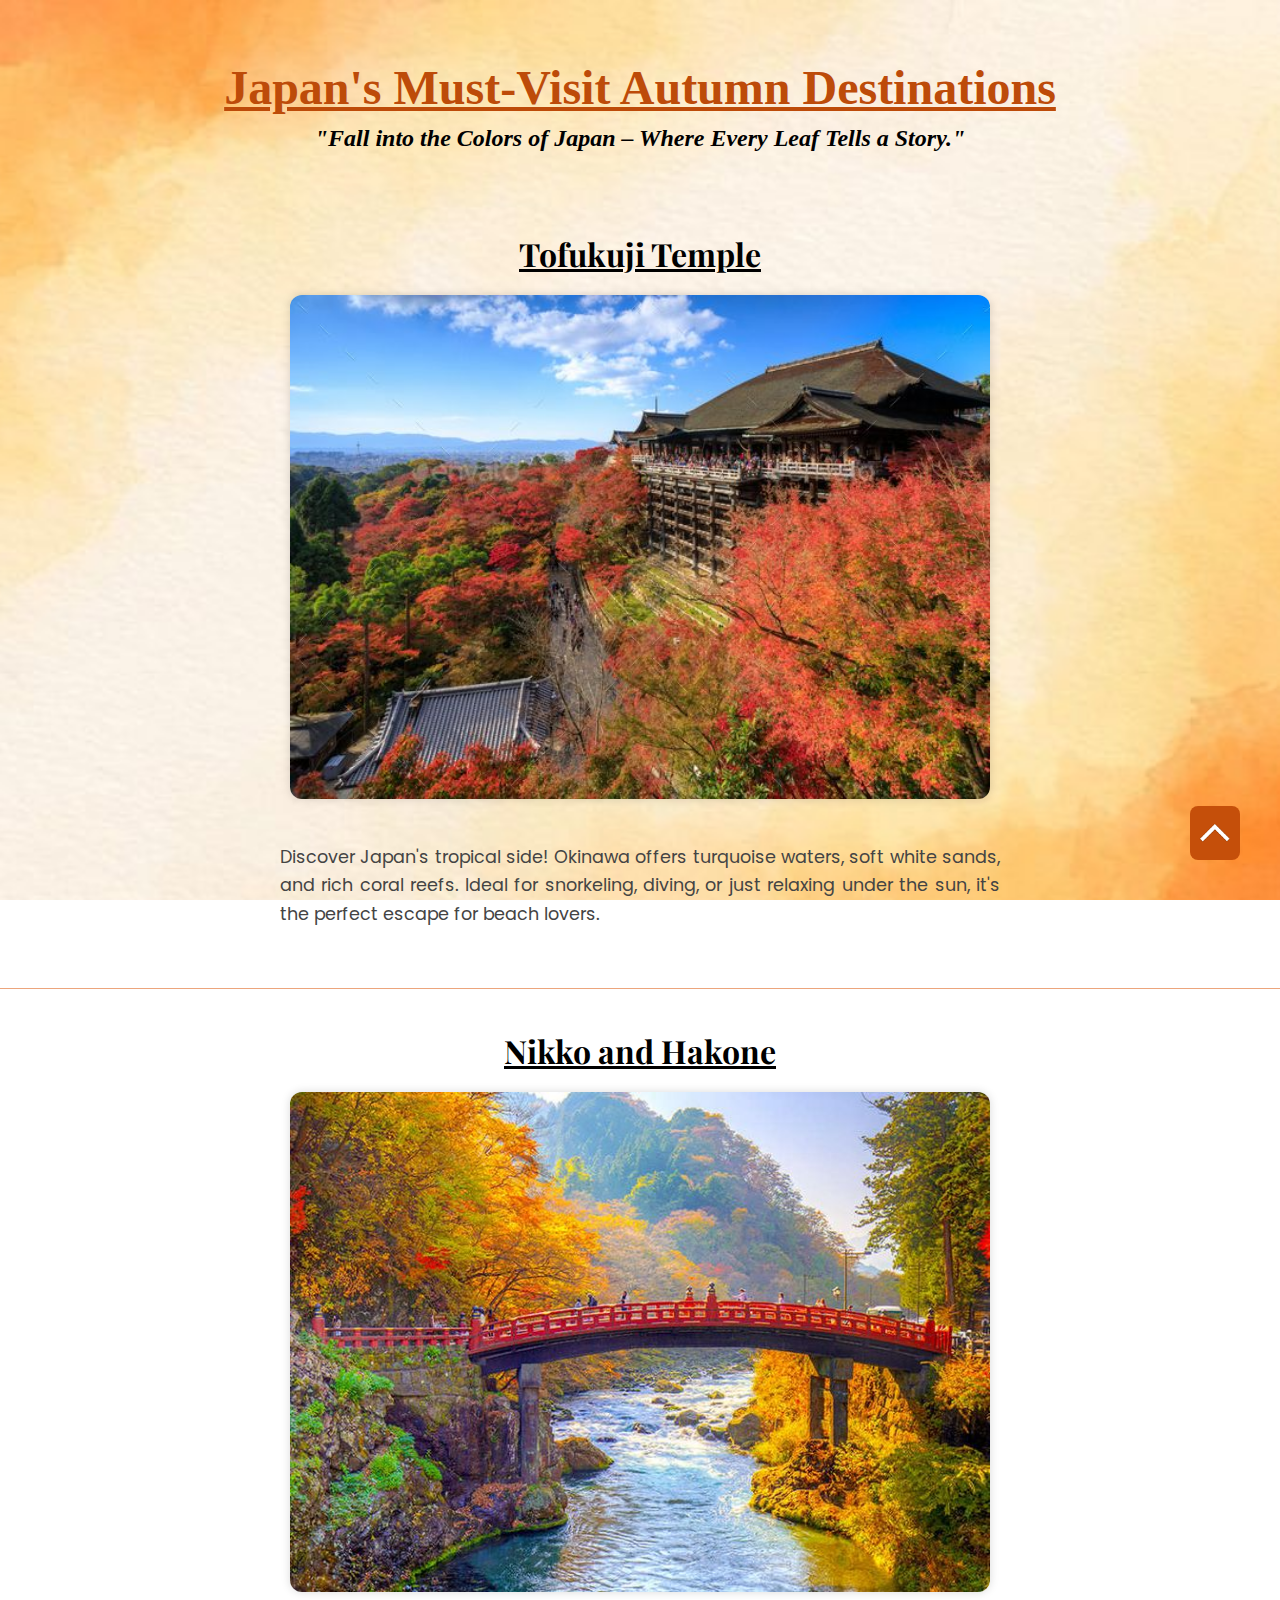
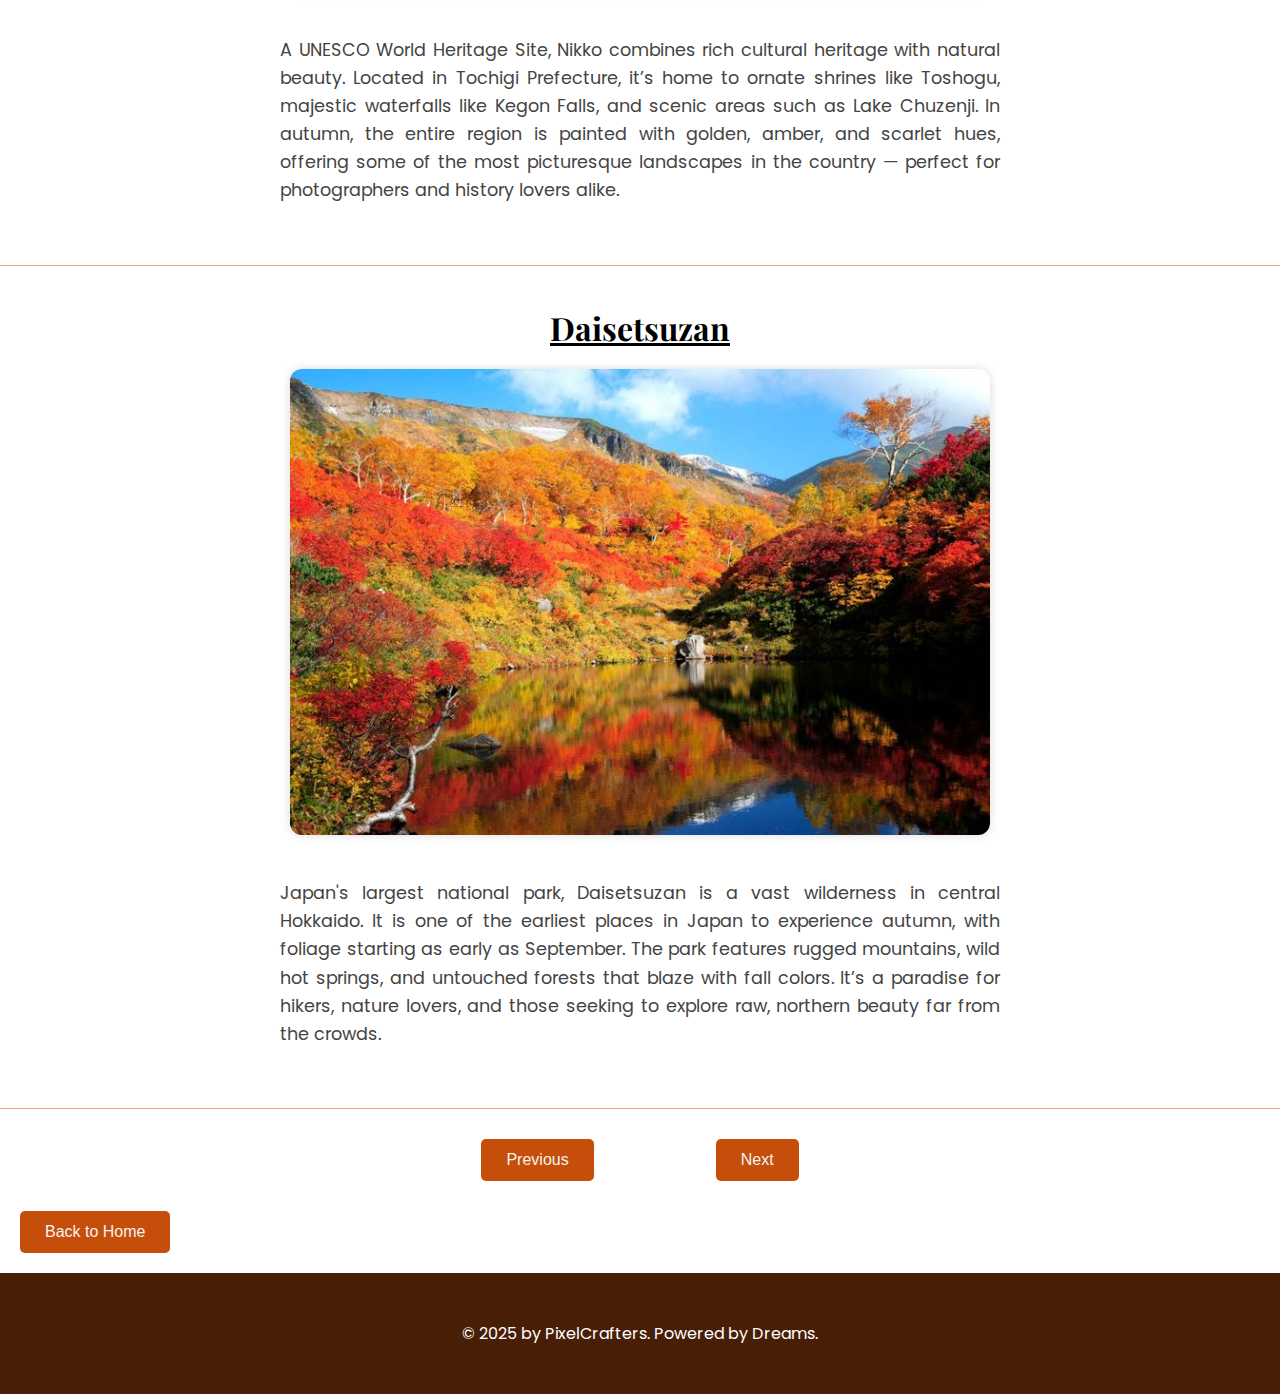
<file: autumn.html>
<!DOCTYPE html>
<html lang="en">

<head>
    <meta charset="UTF-8">
    <title> Autumn </title>
    <link rel="icon" href="./images/shrine.png" type="image/png">
    <link rel="stylesheet" href=" ./autumn.css" />

</head>
    <script>
    
    const sections = document.querySelectorAll('.image');
  
    const observer = new IntersectionObserver(entries => {
      entries.forEach(entry => {
        if (entry.isIntersecting) {
          entry.target.classList.add('show');
          observer.unobserve(entry.target); 
         }
      });
    }, {
      threshold: 0.2
    });
  
    sections.forEach(section => {
      observer.observe(section);
    });
  </script>
  <script>

    const images = document.querySelectorAll('.image');
  
    const revealOnScroll = () => {
      images.forEach(img => {
        const rect = img.getBoundingClientRect();
        if (rect.top < window.innerHeight - 100) {
          img.classList.add('reveal');
        }
      });
    };
  
    window.addEventListener('scroll', revealOnScroll);
    window.addEventListener('load', revealOnScroll); 
  </script>

<body>
    <div id="top"></div>
    <header>
        <h1> Japan's Must-Visit Autumn Destinations</h1>
        <h3> "Fall into the Colors of Japan – Where Every Leaf Tells a Story."</h3>

    </header>
    <section>
        <div class="image">
            <h2>Tofukuji Temple </h2>
            <img src="./images/Kyoto temple autumn.jpg">

            <p id="autumn">Discover Japan's tropical side! Okinawa offers turquoise waters, soft white sands, and rich
                coral reefs. Ideal for snorkeling, diving, or just relaxing under the sun, it's the perfect escape for
                beach lovers.
            </p>
        </div>
    </section>

    <section>
        <div class="image">
            <h2> Nikko and Hakone </h2>
            <img src="./images/Nikko and Hakone autumn.jpg">
            <p id="autumn">A UNESCO World Heritage Site, Nikko combines rich cultural heritage with natural beauty.
                Located in Tochigi Prefecture, it’s home to ornate shrines like Toshogu, majestic waterfalls like Kegon
                Falls, and scenic areas such as Lake Chuzenji. In autumn, the entire region is painted with golden,
                amber, and scarlet hues, offering some of the most picturesque landscapes in the country — perfect for
                photographers and history lovers alike.
            </p>

        </div>
    </section>
    <section>
        <div class="image">
            <h2> Daisetsuzan</h2>
            <img src="./images/Daisetsuzan .jpg">
            <p id="autumn">
                Japan's largest national park, Daisetsuzan is a vast wilderness in central Hokkaido. It is one of the
                earliest places in Japan to experience autumn, with foliage starting as early as September. The park
                features rugged mountains, wild hot springs, and untouched forests that blaze with fall colors. It’s a
                paradise for hikers, nature lovers, and those seeking to explore raw, northern beauty far from the
                crowds.
            </p>
        </div>
    </section>

    <div class="button-container">
        <a href="summer.html"><button>Previous</button></a>
        <a href="winter.html"><button>Next</button></a>

    </div>

    <button class=" home" onclick="window.location.href='index.html'">
        Back to Home
    </button>

    <a href="#top" class="back-to-top"><img src="./images/arrow.png"></a>

    <footer>
        <p>© 2025 by PixelCrafters. Powered by Dreams.</p>
    </footer>


</body>
<link href="https://fonts.googleapis.com/css2?family=Playfair+Display:wght@600&family=Poppins:wght@400;500&display=swap"
    rel="stylesheet">

</html>
</file>
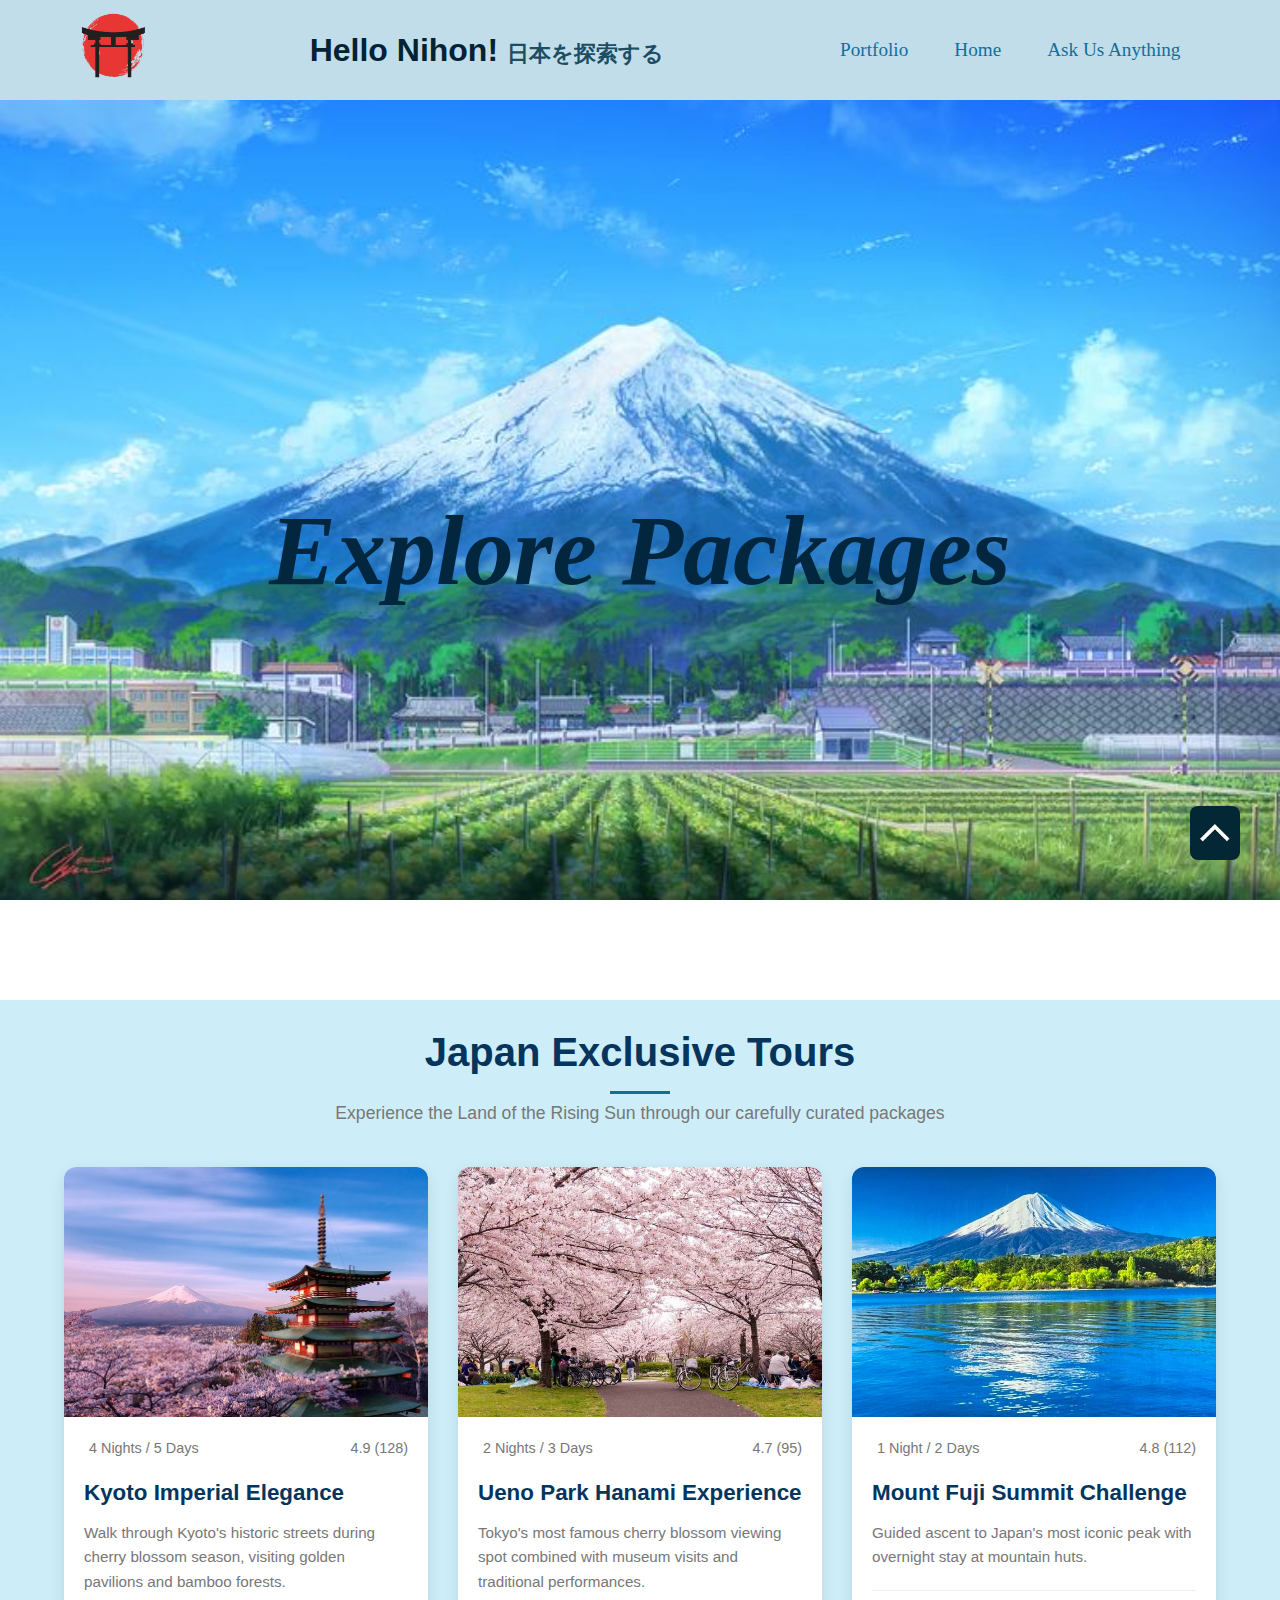
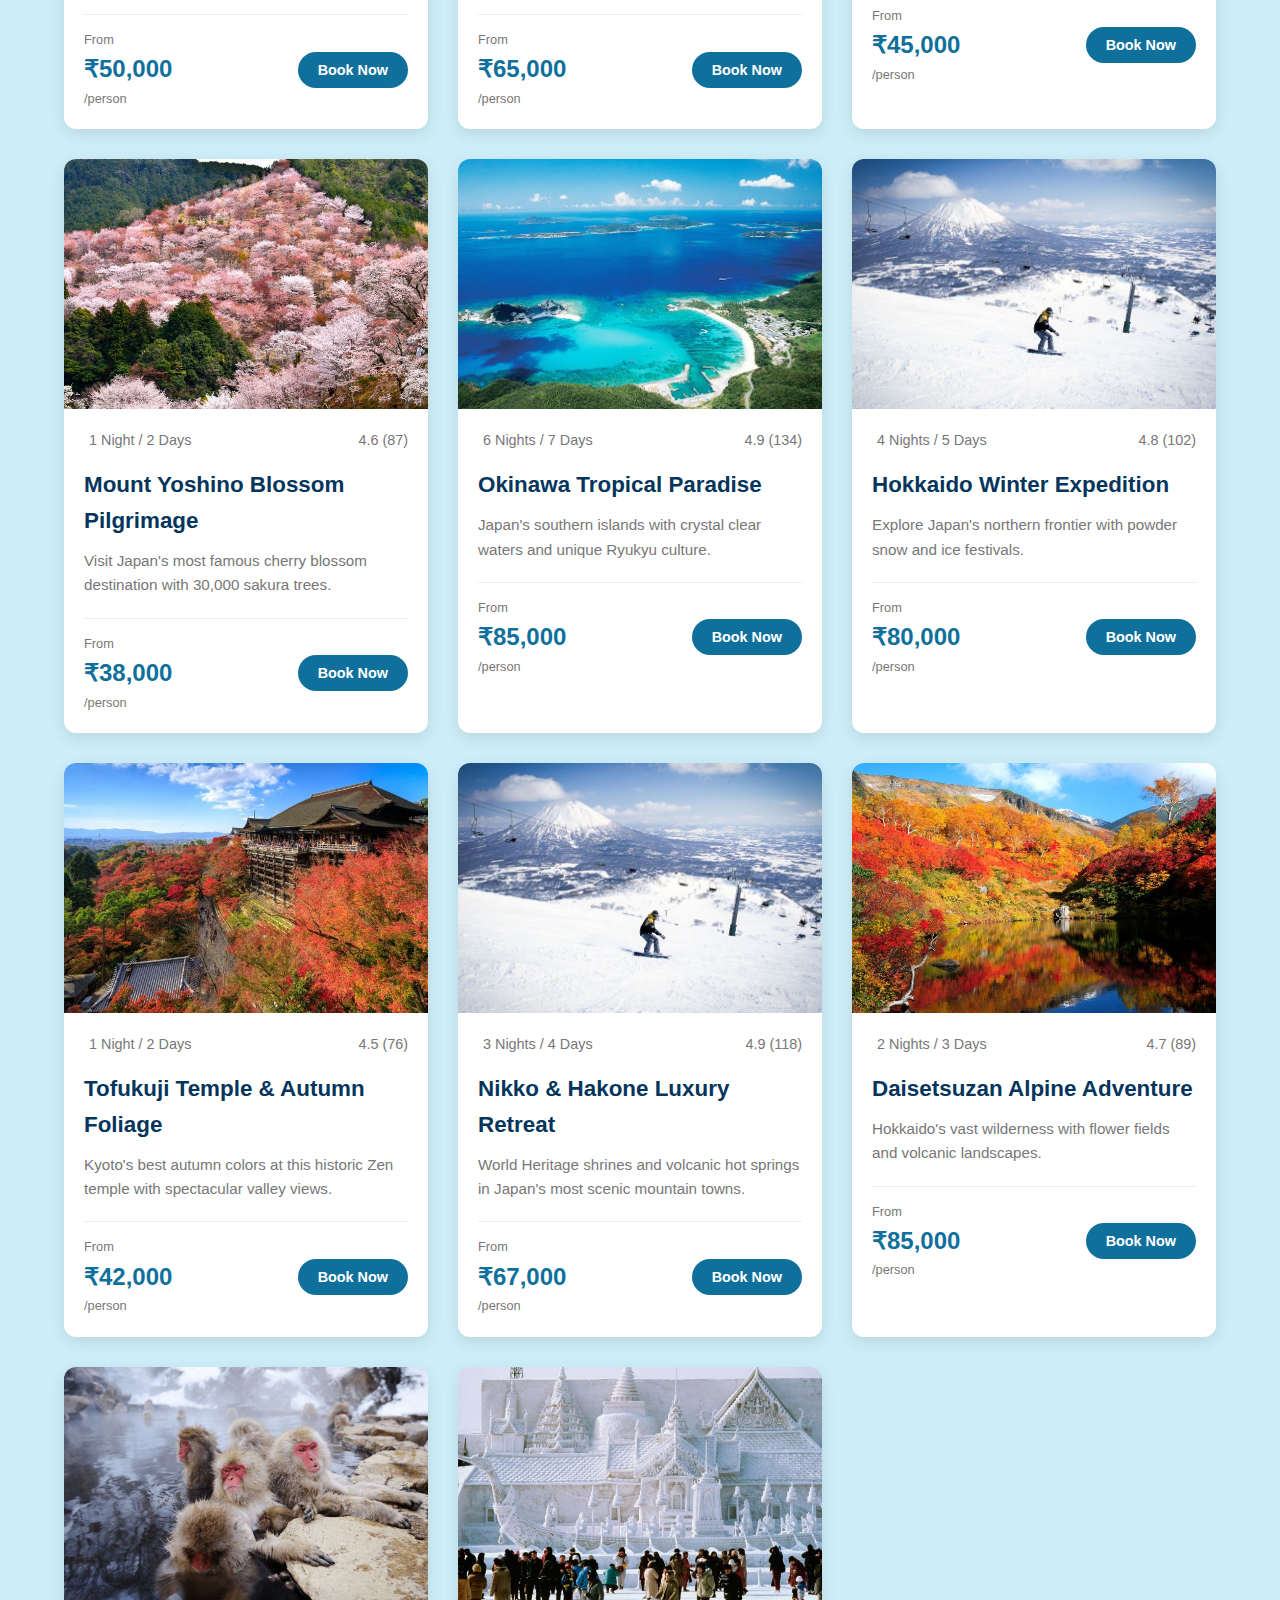
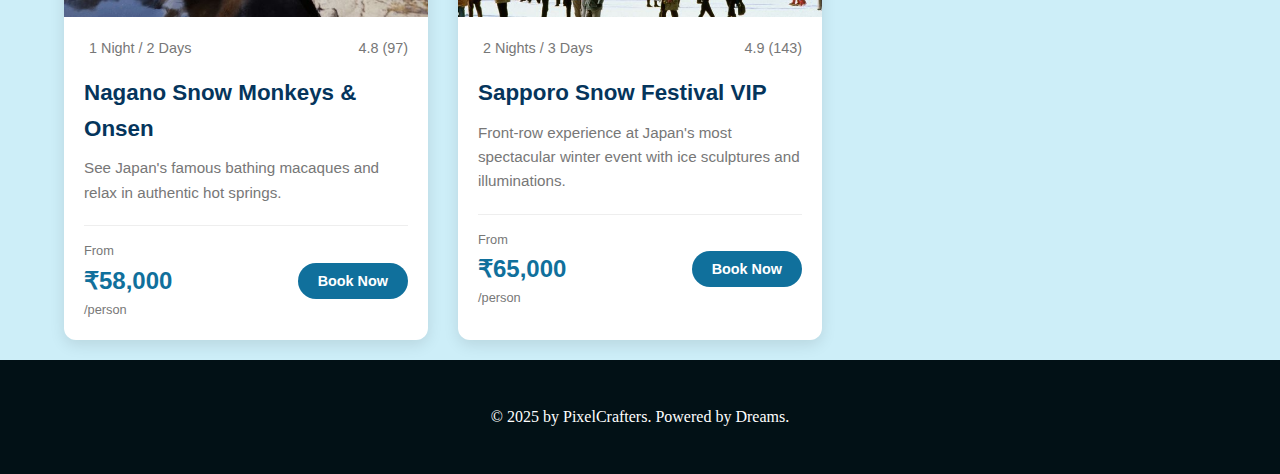
<file: packages.html>
<!DOCTYPE html>
<html lang="en">

<head>
    <meta charset="UTF-8">
    <meta name="viewport" content="width=device-width, initial-scale=1.0">
    <title> Tour Packages </title>
    <link rel="icon" href="images/shrine.png" type="image/png">
    <link rel="stylesheet" href="./packages.css">
</head>

<body>
    <header>
        <nav>
            <div class="image1"><img src="./images/shrine.png"></div>
            <div class="left"> Hello Nihon!
                <span class="japan" lang="Japan">日本を探索する</span>
            </div>
            <div class="right">
                <ul>

                    <li><a href="./portfolio.html">Portfolio</a></li>
                    <li><a href="./index.html">Home</a></li>
                    <li><a href="./index.html#ask us anything">Ask Us Anything</a></li>

                </ul>
            </div>
        </nav>
    </header>

    <main>

        <section class="hero">
            <h1 class="text">Explore Packages</h1>
        </section>
        <section class="packs">
            <div class="container">
                <div class="section-header">
                    <h2>Japan Exclusive Tours</h2>
                    <p>Experience the Land of the Rising Sun through our carefully curated packages</p>
                </div>

                <div class="packages-grid">

                    <div class="package-card">

                        <div class="package-image">
                            <img width="414" height="300" src="./images/kyoto spring.jpg">

                        </div>
                        <div class="package-content">
                            <div class="package-meta">
                                <span class="duration"><i class="duration"></i> 4 Nights / 5 Days</span>
                                <span class="rating"><i class="rating"></i> 4.9 (128)</span>
                            </div>

                            <h3 class="package-title">Kyoto Imperial Elegance</h3>
                            <p class="package-description">Walk through Kyoto's historic streets during cherry blossom
                                season,
                                visiting golden pavilions and bamboo forests.</p>



                            <div class="package-footer">
                                <div class="price">
                                    <span class="from">From</span>
                                    <span class="amount">₹50,000</span>
                                    <span class="per-person">/person</span>
                                </div>
                                <a
                                    href="https://holidayz.makemytrip.com/holidays/india/package?id=60307&fromCity=New%20Delhi&intid=Seo_DOM_Holiday_pkg_name_click&pkgType=FIT&listingClassId=606&depDate=2026-01-05&variantId=NO_MAJOR_COMMUTE_3026304A">
                                    <button class="btn btn-primary">Book Now</button></a>
                            </div>
                        </div>
                    </div>


                    <div class="package-card">
                        <div class="package-image">
                            <img width="414" height="300" src="./images/Ueno Park spring.jpg">


                        </div>
                        <div class="package-content">
                            <div class="package-meta">
                                <span class="duration"><i class="duration"></i>2 Nights / 3 Days</span>
                                <span class="rating"><i class="rating"></i> 4.7 (95)</span>
                            </div>

                            <h3 class="package-title">Ueno Park Hanami Experience</h3>
                            <p class="package-description">Tokyo's most famous cherry blossom viewing spot combined with
                                museum
                                visits and traditional performances.</p>



                            <div class="package-footer">
                                <div class="price">
                                    <span class="from">From</span>
                                    <span class="amount">₹65,000</span>
                                    <span class="per-person">/person</span>
                                </div>
                                <a
                                    href="https://holidayz.makemytrip.com/holidays/india/package?id=60572&fromCity=New%20Delhi&intid=Seo_DOM_Holiday_pkg_name_click&pkgType=FIT&listingClassId=606&depDate=2025-10-11&variantId=FLIGHT_2FEBDDA7">
                                    <button class="btn btn-primary">Book Now</button></a>
                            </div>
                        </div>
                    </div>


                    <div class="package-card">

                        <div class="package-image">
                            <img width="414" height="300" src="./images/Mount Fuji summer.jpg">
                        </div>
                        <div class="package-content">
                            <div class="package-meta">
                                <span class="duration"><i class="duration"></i>1 Night / 2 Days</span>
                                <span class="rating"><i class="rating"></i> 4.8 (112)</span>
                            </div>
                            <h3 class="package-title">Mount Fuji Summit Challenge</h3>
                            <p class="package-description">Guided ascent to Japan's most iconic peak with overnight stay
                                at
                                mountain huts.</p>



                            <div class="package-footer">
                                <div class="price">
                                    <span class="from">From</span>
                                    <span class="amount">₹45,000</span>
                                    <span class="per-person">/person</span>
                                </div>
                                <a
                                    href="https://holidayz.makemytrip.com/holidays/india/package?id=60854&fromCity=New%20Delhi&intid=Seo_DOM_Holiday_pkg_name_click&pkgType=FIT&listingClassId=606&depDate=2025-11-08&variantId=FLIGHT_485A500E">
                                    <button class="btn btn-primary">Book Now</button> </a>

                            </div>
                        </div>
                    </div>


                    <div class="package-card">
                        <div class="package-image">
                            <img width="414" height="300" src="./images/Mount Yoshino spring.jpg">

                        </div>
                        <div class="package-content">
                            <div class="package-meta">
                                <span class="duration"><i class="duration"></i>1 Night / 2 Days</span>
                                <span class="rating"><i class="rating"></i> 4.6 (87)</span>
                            </div>
                            <h3 class="package-title">Mount Yoshino Blossom Pilgrimage</h3>
                            <p class="package-description">Visit Japan's most famous cherry blossom destination with
                                30,000
                                sakura trees.</p>



                            <div class="package-footer">
                                <div class="price">
                                    <span class="from">From</span>
                                    <span class="amount">₹38,000</span>
                                    <span class="per-person">/person</span>
                                </div>
                                <a
                                    href="https://holidayz.makemytrip.com/holidays/india/package?id=60572&fromCity=New%20Delhi&intid=Seo_DOM_Holiday_pkg_name_click&pkgType=FIT&listingClassId=606&depDate=2025-10-11&variantId=FLIGHT_2FEBDDA7">
                                    <button class="btn btn-primary">Book Now</button></a>
                            </div>
                        </div>
                    </div>


                    <div class="package-card">
                        <div class="package-image">
                            <img width="414" height="300" src="./images/Okinawa summer.jpg">

                        </div>
                        <div class="package-content">
                            <div class="package-meta">
                                <span class="duration"><i class="duration"></i> 6 Nights / 7 Days</span>
                                <span class="rating"><i class="rating"></i> 4.9 (134)</span>
                            </div>
                            <h3 class="package-title">Okinawa Tropical Paradise</h3>
                            <p class="package-description">Japan's southern islands with crystal clear waters and unique
                                Ryukyu
                                culture.</p>



                            <div class="package-footer">
                                <div class="price">
                                    <span class="from">From</span>
                                    <span class="amount">₹85,000</span>
                                    <span class="per-person">/person</span>
                                </div>
                                <a
                                    href="https://holidayz.makemytrip.com/holidays/india/package?id=60559&fromCity=New%20Delhi&intid=Seo_DOM_Holiday_pkg_name_click&pkgType=FIT&listingClassId=2&depDate=2025-06-03&variantId=FLIGHT_91A969E9">
                                    <button class="btn btn-primary">Book Now</button></a>
                            </div>
                        </div>
                    </div>


                    <div class="package-card">

                        <div class="package-image">
                            <img width="414" height="300" src="./images/Hokkaido and Nagano winter.jpg">
                        </div>
                        <div class="package-content">
                            <div class="package-meta">
                                <span class="duration"><i class="duration"></i>4 Nights / 5 Days</span>
                                <span class="rating"><i class="rating"></i> 4.8 (102)</span>
                            </div>
                            <h3 class="package-title">Hokkaido Winter Expedition</h3>
                            <p class="package-description">Explore Japan's northern frontier with powder snow and ice
                                festivals.
                            </p>


                            <div class="package-footer">
                                <div class="price">
                                    <span class="from">From</span>
                                    <span class="amount">₹80,000</span>
                                    <span class="per-person">/person</span>
                                </div>
                                <a
                                    href="https://holidayz.makemytrip.com/holidays/india/package?id=60814&fromCity=New%20Delhi&cmp=SEM%7CD%7CHoliday%7CG%7CGeneric%7COBT_India_Japan%7CBrand_Japan%7CRSA%7CRegular%7C695161650609&pkgType=FIT&listingClassId=2&depDate=2025-06-10&variantId=FLIGHT_C5F06C0D">
                                    <button class="btn btn-primary">Book Now</button></a>
                            </div>
                        </div>
                    </div>


                    <div class="package-card">
                        <div class="package-image">
                            <img width="414" height="300" src="./images/Kyoto temple autumn.jpg">
                        </div>
                        <div class="package-content">
                            <div class="package-meta">
                                <span class="duration"><i class="duration"></i> 1 Night / 2 Days</span>
                                <span class="rating"><i class="rating"></i> 4.5 (76)</span>
                            </div>
                            <h3 class="package-title">Tofukuji Temple & Autumn Foliage</h3>
                            <p class="package-description">Kyoto's best autumn colors at this historic Zen temple with
                                spectacular valley views.</p>

                            <div class="package-footer">
                                <div class="price">
                                    <span class="from">From</span>
                                    <span class="amount">₹42,000</span>
                                    <span class="per-person">/person</span>
                                </div>
                                <a
                                    href="https://holidayz.makemytrip.com/holidays/india/package?id=60558&fromCity=New%20Delhi&cmp=SEM%7CD%7CHoliday%7CG%7CGeneric%7COBT_India_Japan%7CBrand_Japan%7CRSA%7CRegular%7C695161650609&pkgType=FIT&listingClassId=2&depDate=2025-07-10&variantId=FLIGHT_2FEBDDA7">
                                    <button class="btn btn-primary">Book Now</button></a>
                            </div>
                        </div>
                    </div>


                    <div class="package-card">

                        <div class="package-image">
                            <img src="./images/Hokkaido and Nagano winter.jpg">
                        </div>
                        <div class="package-content">
                            <div class="package-meta">
                                <span class="duration"><i class="duration"></i> 3 Nights / 4 Days</span>
                                <span class="rating"><i class="rating"></i> 4.9 (118)</span>
                            </div>
                            <h3 class="package-title">Nikko & Hakone Luxury Retreat</h3>
                            <p class="package-description">World Heritage shrines and volcanic hot springs in Japan's
                                most
                                scenic mountain towns.</p>


                            <div class="package-footer">
                                <div class="price">
                                    <span class="from">From</span>
                                    <span class="amount">₹67,000</span>
                                    <span class="per-person">/person</span>
                                </div>
                                <a
                                    href="https://holidayz.makemytrip.com/holidays/india/package?id=60869&fromCity=New%20Delhi&cmp=SEM%7CD%7CHoliday%7CG%7CGeneric%7COBT_India_Japan%7CBrand_Japan%7CRSA%7CRegular%7C695161650609&pkgType=FIT&listingClassId=4&depDate=2025-07-10&variantId=FLIGHT_EF45A3FF">
                                    <button class="btn btn-primary">Book Now</button></a>
                            </div>
                        </div>
                    </div>


                    <div class="package-card">
                        <div class="package-image">
                            <img width="414" height="300" src="./images/Daisetsuzan .jpg">
                        </div>
                        <div class="package-content">
                            <div class="package-meta">
                                <span class="duration"><i class="duration"></i> 2 Nights / 3 Days</span>
                                <span class="rating"><i class="rating"></i> 4.7 (89)</span>
                            </div>
                            <h3 class="package-title">Daisetsuzan Alpine Adventure</h3>
                            <p class="package-description">Hokkaido's vast wilderness with flower fields and volcanic
                                landscapes.</p>


                            <div class="package-footer">
                                <div class="price">
                                    <span class="from">From</span>
                                    <span class="amount">₹85,000</span>
                                    <span class="per-person">/person</span>
                                </div>
                                <a
                                    href="https://holidayz.makemytrip.com/holidays/india/package?id=58360&fromCity=New%20Delhi&cmp=SEM%7CD%7CHoliday%7CG%7CGeneric%7COBT_India_Japan%7CBrand_Japan%7CRSA%7CRegular%7C695161650609&pkgType=FIT&listingClassId=2&depDate=2025-07-10&variantId=FLIGHT_2FEBDDA7">
                                    <button class="btn btn-primary">Book Now</button></a>
                            </div>
                        </div>
                    </div>


                    <div class="package-card">

                        <div class="package-image">
                            <img width="414" height="300" src="./images/Jigokudani winter .jpg">
                        </div>
                        <div class="package-content">
                            <div class="package-meta">
                                <span class="duration"><i class="duration"></i>1 Night / 2 Days</span>
                                <span class="rating"><i class="rating"></i> 4.8 (97)</span>
                            </div>
                            <h3 class="package-title">Nagano Snow Monkeys & Onsen</h3>
                            <p class="package-description">See Japan's famous bathing macaques and relax in authentic
                                hot
                                springs.</p>

                            <div class="package-footer">
                                <div class="price">
                                    <span class="from">From</span>
                                    <span class="amount">₹58,000</span>
                                    <span class="per-person">/person</span>
                                </div>
                                <a
                                    href="https://holidayz.makemytrip.com/holidays/india/package?id=60869&fromCity=New%20Delhi&cmp=SEM%7CD%7CHoliday%7CG%7CGeneric%7COBT_India_Japan%7CBrand_Japan%7CRSA%7CRegular%7C695161650609&pkgType=FIT&listingClassId=4&depDate=2025-07-10&variantId=FLIGHT_EF45A3FF">
                                    <button class="btn btn-primary">Book Now</button></a>

                            </div>
                        </div>
                    </div>


                    <div class="package-card">

                        <div class="package-image">
                            <img src="./images/Sapporo.jpg">
                        </div>
                        <div class="package-content">
                            <div class="package-meta">
                                <span class="duration"><i class="duration"></i> 2 Nights / 3 Days</span>
                                <span class="rating"><i class="rating"></i> 4.9 (143)</span>
                            </div>
                            <h3 class="package-title">Sapporo Snow Festival VIP</h3>
                            <p class="package-description">Front-row experience at Japan's most spectacular winter event
                                with
                                ice sculptures and illuminations.</p>



                            <div class="package-footer">
                                <div class="price">
                                    <span class="from">From</span>
                                    <span class="amount">₹65,000</span>
                                    <span class="per-person">/person</span>
                                </div>
                                <a
                                    href="https://holidayz.makemytrip.com/holidays/india/package?id=60412&fromCity=New%20Delhi&cmp=SEM%7CD%7CHoliday%7CG%7CGeneric%7COBT_India_Japan%7CBrand_Japan%7CRSA%7CRegular%7C695161650609&pkgType=FIT&listingClassId=2&depDate=2025-06-21&variantId=FLIGHT_FA78F4CA">
                                    <button class="btn btn-primary">Book Now</button></a>

                            </div>

                        </div>

                    </div>

                </div>

            </div>
        </section>

        <a href="#top" class="back-to-top"><img src="./images/arrow.png"></a>

    <footer>
      <p>© 2025 by PixelCrafters. Powered by Dreams.</p>
    </footer>

    </main>
</body>

</html>
</file>
<file: autumn.css>
* {
    margin: 0;
    padding: 0;
    scroll-behavior: smooth;
}

header {

    padding: 40px;
    text-align: center;


}

header h1 {
    color: #bd4b09;
    font-size: 3rem;
    margin-bottom: 10px;
    text-decoration: underline;

}

h1 {
    color: #a0390a;
    text-align: center;
    margin-top: 20px;
}

header p {
    font-size: 1.2em;
    color: #555;

}

p {
    font-family: 'Poppins', sans-serif;

    margin: 0;
    padding: 0;

}

section {
    padding: 40px 20px;
    border-bottom: 1px solid #eca57c;
}

h2 {

    font-size: 2rem;
    font-family: 'Playfair Display', serif;
    text-decoration: underline;
}

h3 {
    font-style: italic;
    font-size: 1.5rem;

}

#autumn {
    width: 80%;
    margin: 20px auto;
    font-size: 1.1em;
    line-height: 1.6;
    color: #444;
    text-align: justify;
}

.image {
    text-align: center;
    margin: 20px;
}

.image img {
    max-width: 90%;
    border-radius: 10px;
    box-shadow: 0 0 10px rgba(0, 0, 0, 0.2);
}

.button-container {
    text-align: center;
    margin: 30px;
}

.image {
    max-width: 900px;
    margin: 0 auto;
    text-align: center;
}

.image img {
    width: 90%;
    max-width: 700px;
    border-radius: 12px;
    margin: 20px 0;
    box-shadow: 0 0 10px rgba(0, 0, 0, 0.15);
}



.image p {
    font-size: 1.1em;
    color: #444;
    line-height: 1.6;
    text-align: justify;
}

footer {
    text-align: center;
    padding: 20px;
    background-color: #df174c;
    font-size: 1em;
    color: #777;
}

.button-container a button {
    background-color: #c54f0a;
    color: #f7f2f2;
    padding: 12px 25px;
    border: none;
    border-radius: 5px;
    font-size: 1em;
    cursor: pointer;
    transition: background-color 0.15s;
    margin: 0 59px;
}

.button-container a button:hover {
    background-color: #d4753e;
}

.button-container a button:active {
    background-color: #ee9f71;
    ;
}

body {
    background-image: url('./images/orange\ texture.jpg');
    background-size: cover;
    background-position: center;
    background-attachment: fixed;
}

.home {
    background-color: #c54f0a;
    color: #f7f2f2;
    padding: 12px 25px;
    border: none;
    border-radius: 5px;
    font-size: 1em;
    cursor: pointer;
    transition: background-color 0.15s;
    margin-left: 20px;
    margin-bottom: 20px;
}

.home:hover {
    background-color: #d4753e;
}

.home:active {
    background-color: #ee9f71;
}

.back-to-top {
    font-weight: bolder;
    position: fixed;
    bottom: 40px;
    right: 40px;
    background-color: #c54f0a;
    padding: 5px 5px;
    border-radius: 8px;
    display: block;
    z-index: 1000;
    transition: background-color 0.15s;
}

.back-to-top img {
    height: 40px;
    width: 40px;
}


html:has(:target) .back-to-top {
    display: block;
}

.back-to-top:hover {
    background-color: #d4753e;
}

.back-to-top:active {
    background-color: #ee9f71;
}

footer {
    background-color: #481e06;
    color: white;
    padding: 3rem;
    text-align: center;
}

@media (max-width: 768px) {

    .back-to-top {
    bottom: 20px;
    right: 20px;
  }
}

html, body {
  overflow-x: hidden;
}
</file>
<file: packages.css>
@keyframes fadeIn {
    from {
        opacity: 0;
        transform: translateY(50px);
    }

    to {
        opacity: 1;
        transform: translateY(0);
    }
}

:root {
    --primary: #10709c;
    --primary-dark: #124b96;
    --secondary: #0b5b94;
    --dark: #05355c;
    --light: #f8f9fa;
    --accent: #ffd166;
    --text: #333;
    --text-light: #777;
}

* {
    margin: 0;
    padding: 0;
    box-sizing: border-box;
  scroll-behavior: smooth;
}

body {
  background-image: url('./images/hero.jpg');
  background-size: cover;
  background-position: center;
  background-attachment: fixed;
}

.left {
  font-size: 2rem;
  font-family: "Roboto", sans-serif;
  font-weight: bold;
  color: rgb(2, 35, 50);
}

.japan {
  font-family: "Noto Sans JP", sans-serif;
  font-size: 1.4rem;
  color: rgb(28, 77, 99);
}


nav {
  display: flex;
  justify-content: space-around;
  align-items: center;
  height: 100px;
  background-color: rgb(194, 221, 234);
}

nav ul {
  font-size: 1.2rem;
  display: flex;
  justify-content: center;
}

nav ul li {
  list-style: none;
  margin: 0 23px;
}

nav ul li a {
  text-decoration: none;
  color: rgb(16, 111, 155);
}

nav ul li a:hover {
  color: rgb(9, 71, 99);
  font-size: 1.3rem;
}

.image1 img {
  height: 80px;
  width: 80px;
}
h2{
    animation: fadeIn 1.0s ease;
}
p{
    animation: fadeIn 1.0s ease;
}
.packs{
    font-family: 'Poppins', sans-serif;
    color: var(--text);
    background-color: #f5f5f5;
    line-height: 1.6;
    background-color: #ace2f499;
    animation: fadeIn 0.2s ease;
   
}

.hero {

  height: 100vh;
  display: flex;
  flex-direction: column;
  justify-content: center;
  align-items: center;
  color: white;
  text-align: center;
  padding: 2rem;
}

.text {
  font-family: "playfair-display", serif;
  font-weight: 700;
  font-style: italic;
  font-size: 4rem;
  color: rgb(2, 38, 62);
  font-size: 100px;
}

.container {
    width: 90%;
    max-width: 1200px;
    margin: 0 auto;
    padding: 20px 0;
}

.section-header {
    text-align: center;
    margin-bottom: 40px;
}

.section-header h2 {
    font-size: 2.5rem;
    color: var(--dark);
    margin-bottom: 15px;
    position: relative;
    display: inline-block;
}

.section-header h2:after {
    content: '';
    position: absolute;
    width: 60px;
    height: 3px;
    background: var(--primary);
    bottom: -10px;
    left: 50%;
    transform: translateX(-50%);
}

.section-header p {
    color: var(--text-light);
    font-size: 1.1rem;
    max-width: 700px;
    margin: 0 auto;
}

.packages-grid {
    display: grid;
    grid-template-columns: repeat(auto-fill, minmax(350px, 1fr));
    gap: 30px;
    margin-top: 30px;
}

.package-card {
    background: white;
    border-radius: 12px;
    overflow: hidden;
    box-shadow: 0 5px 15px rgba(0,0,0,0.1);
    transition: transform 0.3s ease, box-shadow 0.3s ease;
    position: relative;
}

.package-card:hover {
    transform: translateY(-10px);
    box-shadow: 0 15px 30px rgba(0,0,0,0.15);
}

.card-badge {
    position: absolute;
    top: 15px;
    right: 15px;
    background: var(--primary);
    color: white;
    padding: 5px 15px;
    border-radius: 20px;
    font-size: 0.8rem;
    font-weight: 600;
    z-index: 2;
}

.package-image {
    height: 250px;
    overflow: hidden;
    position: relative;
}

.package-image img {
    width: 100%;
    height: 100%;
    object-fit: cover;
    transition: transform 0.5s ease;
}

.package-card:hover .package-image img {
    transform: scale(1.1);
}

.package-content {
    padding: 20px;
}

.package-meta {
    display: flex;
    justify-content: space-between;
    margin-bottom: 15px;
    font-size: 0.9rem;
    color: var(--text-light);
}

.package-meta i {
    margin-right: 5px;
    color: var(--primary);
}

.package-title {
    font-size: 1.4rem;
    margin-bottom: 10px;
    color: var(--dark);

}

.package-description {
    color: var(--text-light);
    margin-bottom: 15px;
    font-size: 0.95rem;
}

.package-features {
    list-style: none;
    margin-bottom: 20px;
}

.package-features li {
    margin-bottom: 8px;
    font-size: 0.9rem;
    display: flex;
    align-items: center;
}

.package-features i {
    margin-right: 10px;
    color: var(--primary);
    width: 20px;
    text-align: center;
}

.package-footer {
    display: flex;
    justify-content: space-between;
    align-items: center;
    margin-top: 20px;
    padding-top: 15px;
    border-top: 1px solid #eee;
}

.price {
    display: flex;
    flex-direction: column;
}

.from {
    font-size: 0.8rem;
    color: var(--text-light);
}

.amount {
    font-size: 1.5rem;
    font-weight: 700;
    color: var(--primary);

}

.per-person {
    font-size: 0.8rem;
    color: var(--text-light);
}

.btn {
    padding: 10px 20px;
    border-radius: 30px;
    font-weight: 600;
    cursor: pointer;
    transition: all 0.3s ease;
    border: none;
    font-size: 0.9rem;
    transition: transform 0.3s ease, background-color 0.3s ease;
    background: var(--primary);
    color: white;
}

.btn-primary {
    background: var(--primary);
    color: white;
}

.btn-primary:hover {
 
    background: var(--primary-dark);
}
.btn-primary:active {
    background: var(--primary-dark);
    transform: scale(0.95);
}
.btn-secondary {
    background: var(--secondary);
    color: white;
}

.spring { color: #e84393; }
.summer { color: #0984e3; }
.autumn { color: #e17055; }
.winter { color: #00cec9; }

@media (max-width: 768px) {
    .packages-grid {
        grid-template-columns: 1fr;
    }
    
    .section-header h2 {
        font-size: 2rem;
    }
}

.back-to-top {
  font-weight: bolder;
  position: fixed;
  bottom: 40px;
  right: 40px;
  background-color: #032734;
  padding: 5px 5px;
  border-radius: 8px;
  display: block;
  z-index: 1000;
  transition: background-color 0.15s;
}

.back-to-top img {
  height: 40px;
  width: 40px;
}


html:has(:target) .back-to-top {
  display: block;
}

.back-to-top:hover {
  background-color: #175368;
}

.back-to-top:active {
  background-color: #268cb1;
}

footer {
  background-color: #021116;
  color: white;
  padding: 3rem;
  text-align: center;
}

@media (max-width: 768px) {
  nav {
    flex-direction: column;
    height: auto;
    padding: 1rem 0;
  }

  nav ul {
    flex-direction: column;
    gap: 10px;
  }

  .left {
    font-size: 1.5rem;
    text-align: center;
    margin-top: 10px;
  }

  .japan {
    display: block;
    font-size: 1rem;
  }

  .hero {
    padding: 1rem;
  }

  .text {
    font-size: 2.5rem;
  }

  .tagline {
    font-size: 1rem;
  }

  .back-to-top {
    bottom: 20px;
    right: 20px;
  }
}

html, body {
  overflow-x: hidden;
}
</file>
